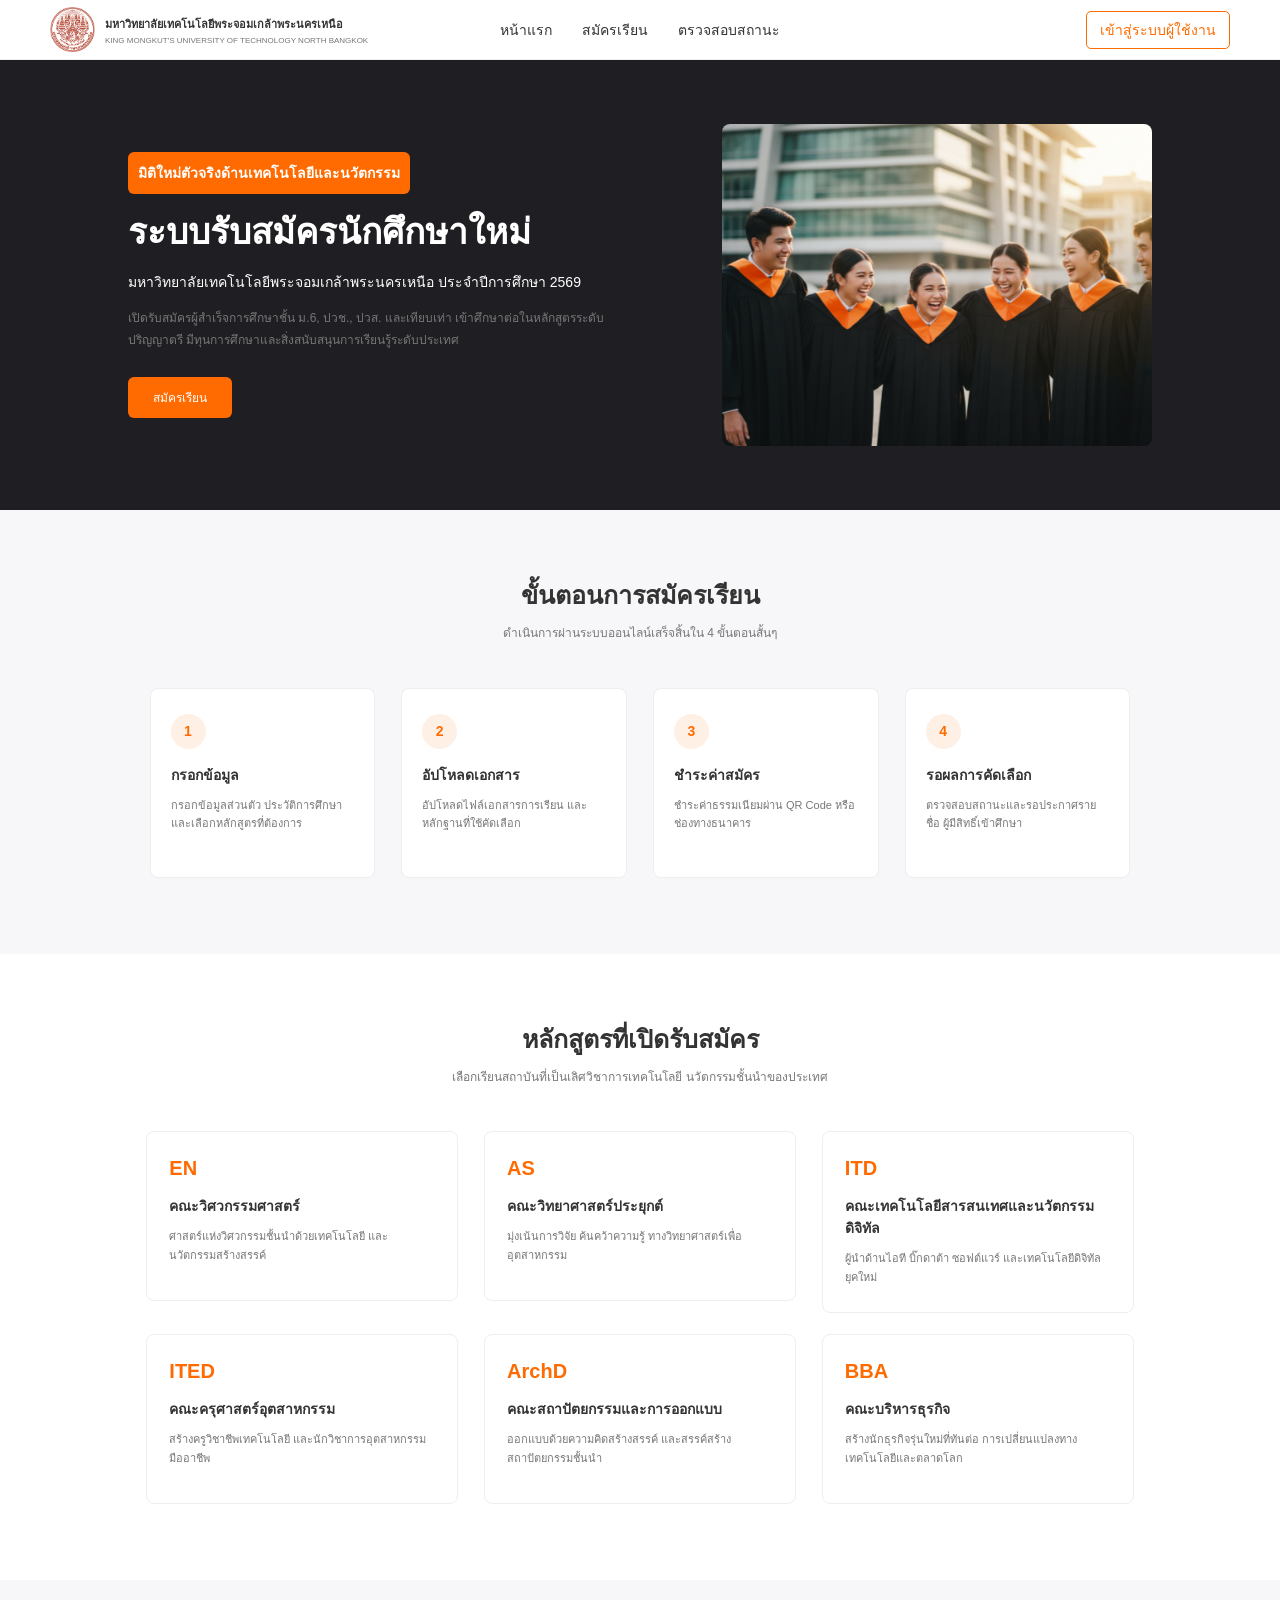
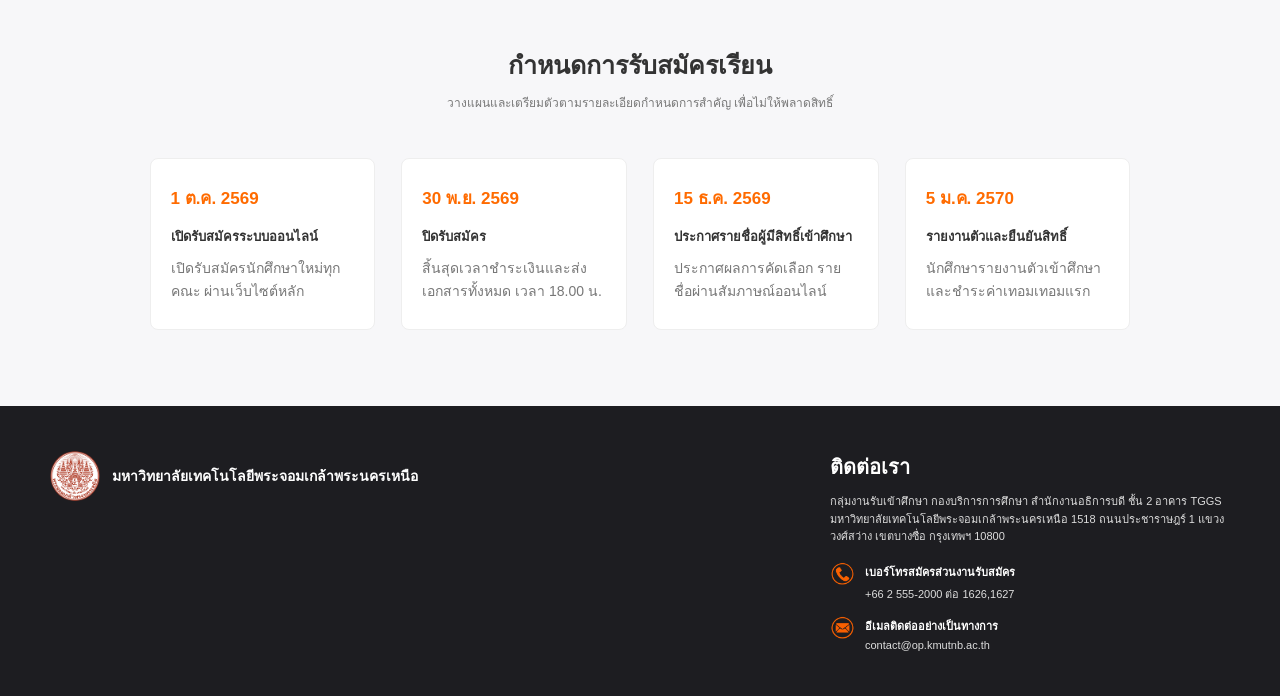
<file: index.html>
<!DOCTYPE html>
<html lang="th">
<head>
    <meta charset="UTF-8">
    <meta name="viewport" content="width=device-width, initial-scale=1.0">
    <title>หน้าแรก</title>
    <link rel="stylesheet" href="css/style.css">
</head>

<body>
<div class="container">

    <div class="header">
        <img src="images/logo.png" alt="Logo">
        <div class="title">
            <h4>มหาวิทยาลัยเทคโนโลยีพระจอมเกล้าพระนครเหนือ</h4>
            <p>KING MONGKUT'S UNIVERSITY OF TECHNOLOGY NORTH BANGKOK</p>
        </div>

        <div class="menu">
            <a href="index.html">หน้าแรก</a>
            <a href="register.html">สมัครเรียน</a>
            <a href="status.html">ตรวจสอบสถานะ</a>
        </div>

        <button class="login">
            เข้าสู่ระบบผู้ใช้งาน
        </button>
    </div>

    <div class="content">
        <div class="boxcon">
            <h3>มิติใหม่ตัวจริงด้านเทคโนโลยีและนวัตกรรม</h3>
            <h1>ระบบรับสมัครนักศึกษาใหม่</h1>
            <h4>
                มหาวิทยาลัยเทคโนโลยีพระจอมเกล้าพระนครเหนือ
                ประจำปีการศึกษา 2569
            </h4>
            <p>
                เปิดรับสมัครผู้สำเร็จการศึกษาชั้น ม.6, ปวช., ปวส.
                และเทียบเท่า เข้าศึกษาต่อในหลักสูตรระดับปริญญาตรี
                มีทุนการศึกษาและสิ่งสนับสนุนการเรียนรู้ระดับประเทศ
            </p>

            <div class="conmenu">
                <a href="register.html" class="apply-button">สมัครเรียน</a>
            </div>
        </div>

        <img src="images/1.png" alt="นักศึกษา">
    </div>

    <div class="content2">
        <h1>ขั้นตอนการสมัครเรียน</h1>
        <p>
            ดำเนินการผ่านระบบออนไลน์เสร็จสิ้นใน 4 ขั้นตอนสั้นๆ
        </p>

        <div class="boxcon2">
            <h2>1</h2>
            <h3>กรอกข้อมูล</h3>
            <p>
                กรอกข้อมูลส่วนตัว ประวัติการศึกษา
                และเลือกหลักสูตรที่ต้องการ
            </p>
        </div>

        <div class="boxcon2">
            <h2>2</h2>
            <h3>อัปโหลดเอกสาร</h3>
            <p>
                อัปโหลดไฟล์เอกสารการเรียน
                และหลักฐานที่ใช้คัดเลือก
            </p>
        </div>

        <div class="boxcon2">
            <h2>3</h2>
            <h3>ชำระค่าสมัคร</h3>
            <p>
                ชำระค่าธรรมเนียมผ่าน QR Code
                หรือช่องทางธนาคาร
            </p>
        </div>

        <div class="boxcon2">
            <h2>4</h2>
            <h3>รอผลการคัดเลือก</h3>
            <p>
                ตรวจสอบสถานะและรอประกาศรายชื่อ
                ผู้มีสิทธิ์เข้าศึกษา
            </p>
        </div>
    </div>

    <div class="content3">
        <h1>หลักสูตรที่เปิดรับสมัคร</h1>
        <p>
            เลือกเรียนสถาบันที่เป็นเลิศวิชาการเทคโนโลยี
            นวัตกรรมชั้นนำของประเทศ
        </p>

        <div class="boxcon3">
            <h2>EN</h2>
            <h3>คณะวิศวกรรมศาสตร์</h3>
            <p>
                ศาสตร์แห่งวิศวกรรมชั้นนำด้วยเทคโนโลยี
                และนวัตกรรมสร้างสรรค์
            </p>
        </div>

        <div class="boxcon3">
            <h2>AS</h2>
            <h3>คณะวิทยาศาสตร์ประยุกต์</h3>
            <p>
                มุ่งเน้นการวิจัย ค้นคว้าความรู้
                ทางวิทยาศาสตร์เพื่ออุตสาหกรรม
            </p>
        </div>

        <div class="boxcon3">
            <h2>ITD</h2>
            <h3>คณะเทคโนโลยีสารสนเทศและนวัตกรรมดิจิทัล</h3>
            <p>
                ผู้นำด้านไอที บิ๊กดาต้า ซอฟต์แวร์
                และเทคโนโลยีดิจิทัลยุคใหม่
            </p>
        </div>

        <div class="boxcon3">
            <h2>ITED</h2>
            <h3>คณะครุศาสตร์อุตสาหกรรม</h3>
            <p>
                สร้างครูวิชาชีพเทคโนโลยี
                และนักวิชาการอุตสาหกรรมมืออาชีพ
            </p>
        </div>

        <div class="boxcon3">
            <h2>ArchD</h2>
            <h3>คณะสถาปัตยกรรมและการออกแบบ</h3>
            <p>
                ออกแบบด้วยความคิดสร้างสรรค์
                และสรรค์สร้างสถาปัตยกรรมชั้นนำ
            </p>
        </div>

        <div class="boxcon3">
            <h2>BBA</h2>
            <h3>คณะบริหารธุรกิจ</h3>
            <p>
                สร้างนักธุรกิจรุ่นใหม่ที่ทันต่อ
                การเปลี่ยนแปลงทางเทคโนโลยีและตลาดโลก
            </p>
        </div>
    </div>

    <div class="content4">
        <h1>กำหนดการรับสมัครเรียน</h1>
        <p>
            วางแผนและเตรียมตัวตามรายละเอียดกำหนดการสำคัญ
            เพื่อไม่ให้พลาดสิทธิ์
        </p>

        <div class="boxcon4">
            <h2>1 ต.ค. 2569</h2>
            <h3>เปิดรับสมัครระบบออนไลน์</h3>
            <p>
                เปิดรับสมัครนักศึกษาใหม่ทุกคณะ
                ผ่านเว็บไซต์หลัก
            </p>
        </div>

        <div class="boxcon4">
            <h2>30 พ.ย. 2569</h2>
            <h3>ปิดรับสมัคร</h3>
            <p>
                สิ้นสุดเวลาชำระเงินและส่งเอกสารทั้งหมด
                เวลา 18.00 น.
            </p>
        </div>

        <div class="boxcon4">
            <h2>15 ธ.ค. 2569</h2>
            <h3>ประกาศรายชื่อผู้มีสิทธิ์เข้าศึกษา</h3>
            <p>
                ประกาศผลการคัดเลือก
                รายชื่อผ่านสัมภาษณ์ออนไลน์
            </p>
        </div>

        <div class="boxcon4">
            <h2>5 ม.ค. 2570</h2>
            <h3>รายงานตัวและยืนยันสิทธิ์</h3>
            <p>
                นักศึกษารายงานตัวเข้าศึกษา
                และชำระค่าเทอมเทอมแรก
            </p>
        </div>
    </div>

    <div class="footer">
        <div class="footer-left">
            <img src="images/logo.png" alt="logo">
            <h2>มหาวิทยาลัยเทคโนโลยีพระจอมเกล้าพระนครเหนือ</h2>
        </div>

        <div class="contact">
            <h1>ติดต่อเรา</h1>
            <p>
                กลุ่มงานรับเข้าศึกษา กองบริการการศึกษา
                สำนักงานอธิการบดี ชั้น 2 อาคาร TGGS
                มหาวิทยาลัยเทคโนโลยีพระจอมเกล้าพระนครเหนือ 1518
                ถนนประชาราษฎร์ 1 แขวงวงศ์สว่าง
                เขตบางซื่อ กรุงเทพฯ 10800
            </p>

            <div class="contact1">
                <img src="images/tel.png" alt="tel">
                <div>
                    <h4>เบอร์โทรสมัครส่วนงานรับสมัคร</h4>
                    <p>+66 2 555-2000 ต่อ 1626,1627</p>
                </div>
            </div>

            <div class="contact1">
                <img src="images/email.png" alt="email">
                <div>
                    <h4>อีเมลติดต่ออย่างเป็นทางการ</h4>
                    <p>contact@op.kmutnb.ac.th</p>
                </div>
            </div>
        </div>
    </div>
</div>

</body>
</html>
</file>
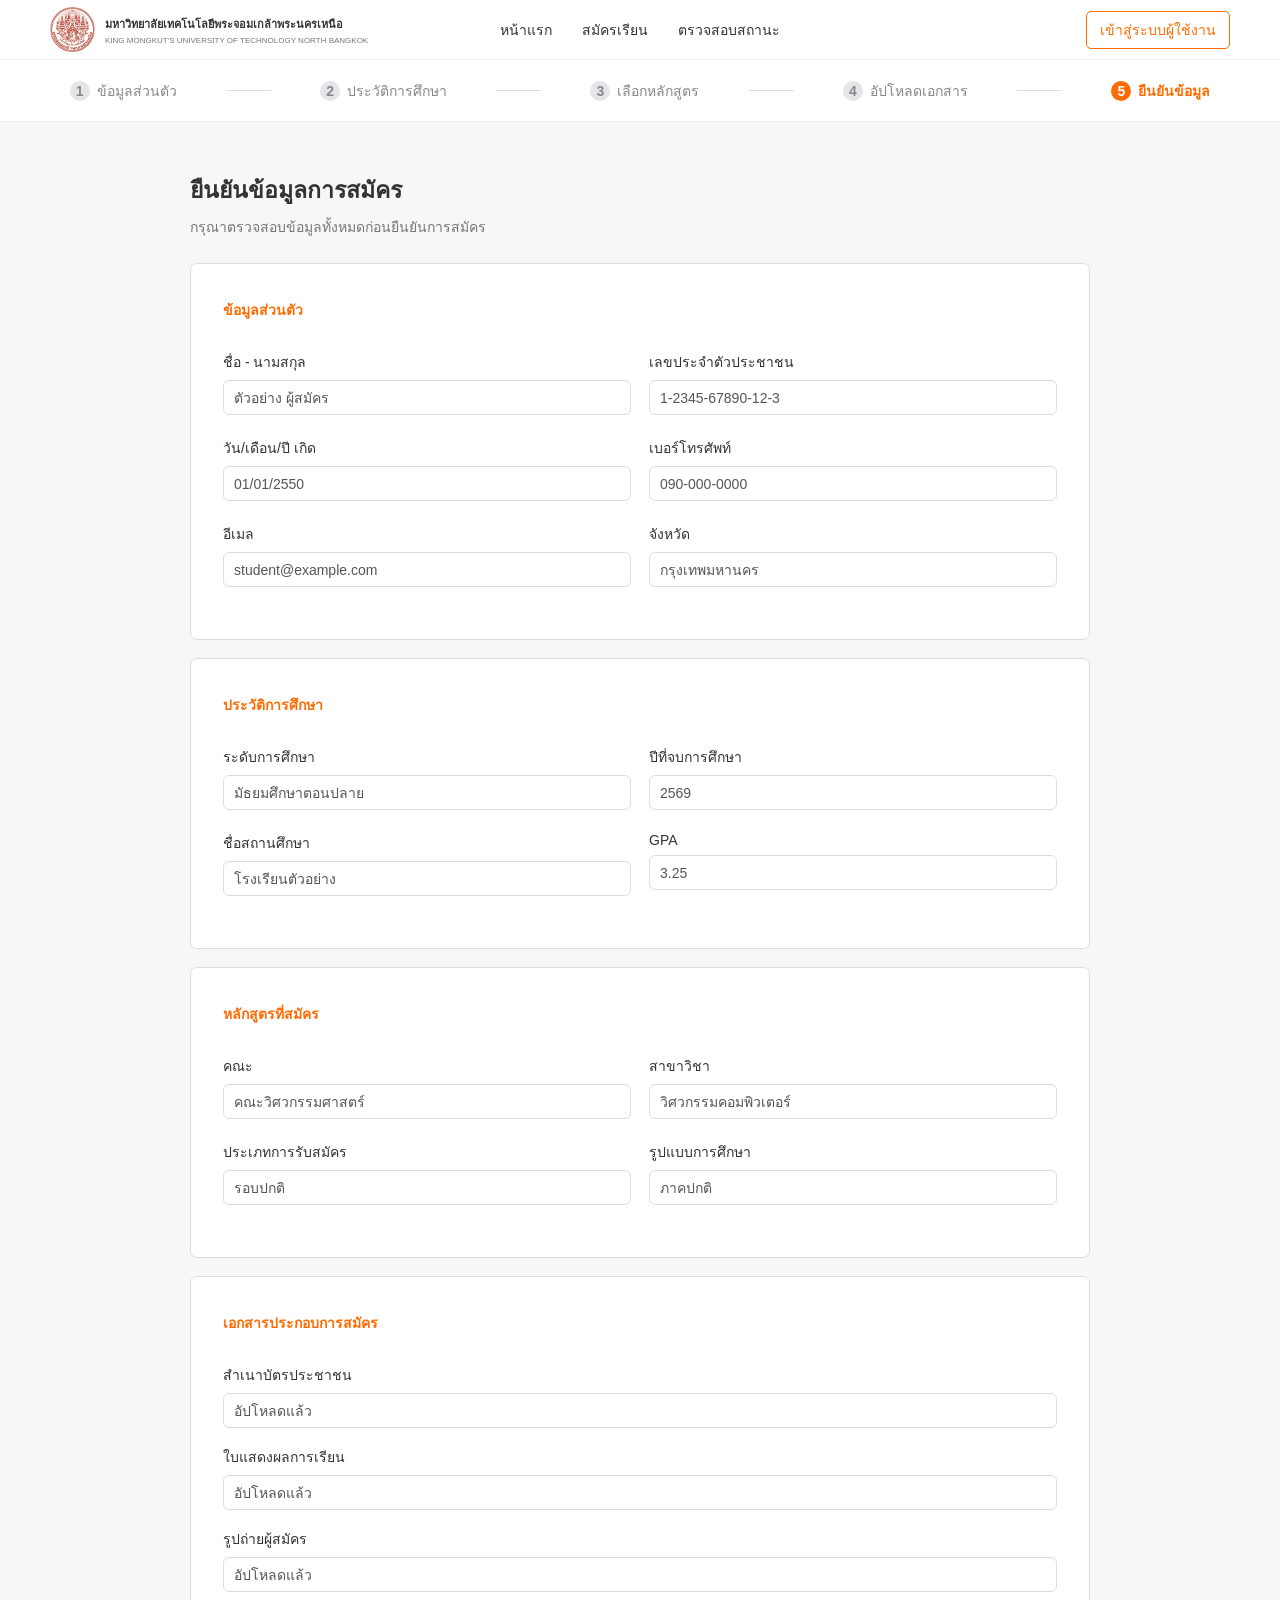
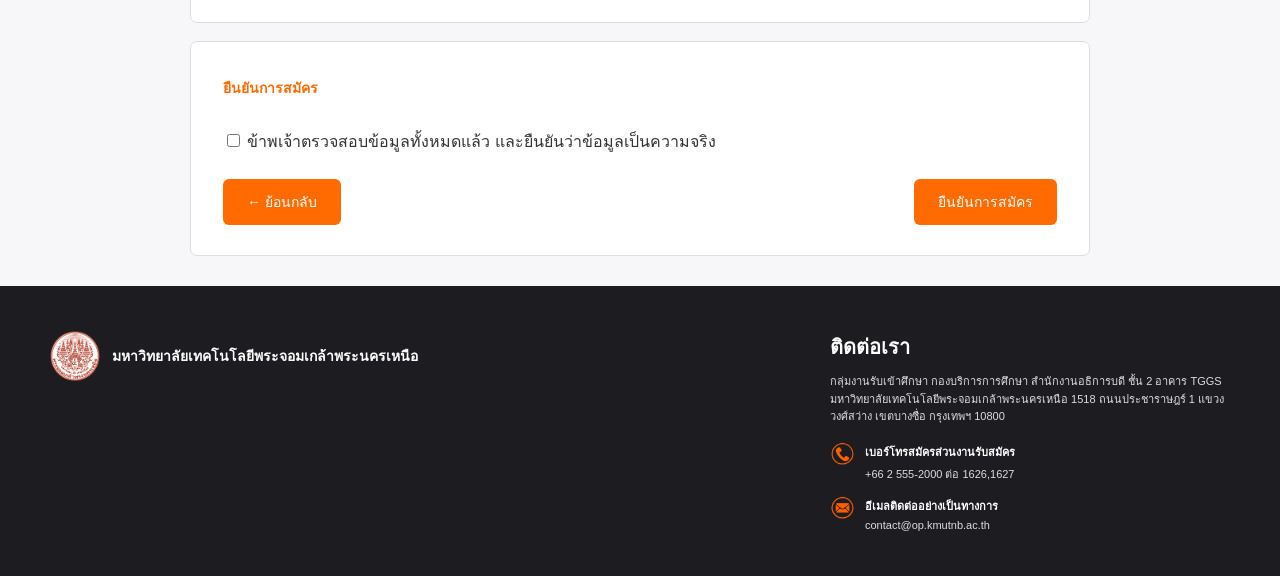
<file: confirm.html>
<!DOCTYPE html>
<html lang="th">
<head>
    <meta charset="UTF-8">
    <meta name="viewport" content="width=device-width, initial-scale=1.0">
    <title>สมัครเรียนยืนยันข้อมูล</title>
    <link rel="stylesheet" href="css/style.css">
</head>

<body>
<div class="container">

    <div class="header">
        <img src="images/logo.png" alt="Logo">
        <div class="title">
            <h4>มหาวิทยาลัยเทคโนโลยีพระจอมเกล้าพระนครเหนือ</h4>
            <p>KING MONGKUT'S UNIVERSITY OF TECHNOLOGY NORTH BANGKOK</p>
        </div>

        <div class="menu">
            <a href="index.html">หน้าแรก</a>
            <a href="register.html">สมัครเรียน</a>
            <a href="status.html">ตรวจสอบสถานะ</a>
        </div>

        <button class="login">
            เข้าสู่ระบบผู้ใช้งาน
        </button>
    </div>

    <div class="steps">
        <div class="step">
            <span>1</span>
            ข้อมูลส่วนตัว
        </div>

        <div class="line"></div>
        <div class="step">
            <span>2</span>
            ประวัติการศึกษา
        </div>

        <div class="line"></div>
        <div class="step">
            <span>3</span>
            เลือกหลักสูตร
        </div>

        <div class="line"></div>
        <div class="step">
            <span>4</span>
            อัปโหลดเอกสาร
        </div>

        <div class="line"></div>
        <div class="step active">
            <span>5</span>
            ยืนยันข้อมูล
        </div>
    </div>

    <div class="register">
        <h1>ยืนยันข้อมูลการสมัคร</h1>
        <p>กรุณาตรวจสอบข้อมูลทั้งหมดก่อนยืนยันการสมัคร</p>
        <div class="form">
            <h2>ข้อมูลส่วนตัว</h2>
            <div class="row">
                <div class="field">
                    <label>
                        ชื่อ - นามสกุล
                    </label>
                    <input type="text" value="ตัวอย่าง ผู้สมัคร" readonly>
                </div>

                <div class="field">
                    <label>
                        เลขประจำตัวประชาชน
                    </label>
                    <input type="text" value="1-2345-67890-12-3" readonly>
                </div>
            </div>

            <div class="row">
                <div class="field">
                    <label>
                        วัน/เดือน/ปี เกิด
                    </label>
                    <input type="text" value="01/01/2550" readonly>
                </div>

                <div class="field">
                    <label>
                        เบอร์โทรศัพท์
                    </label>
                    <input type="text" value="090-000-0000" readonly>
                </div>
            </div>

            <div class="row">
                <div class="field">
                    <label>
                        อีเมล
                    </label>
                    <input type="text" value="student@example.com" readonly>
                </div>

                <div class="field">
                    <label>
                        จังหวัด
                    </label>
                    <input type="text" value="กรุงเทพมหานคร" readonly>
                </div>
            </div>
        </div><br>

        <div class="form">
            <h2>ประวัติการศึกษา</h2>
            <div class="row">
                <div class="field">
                    <label>
                        ระดับการศึกษา
                    </label>
                    <input type="text" value="มัธยมศึกษาตอนปลาย" readonly>
                </div>

                <div class="field">
                    <label>
                        ปีที่จบการศึกษา
                    </label>
                    <input type="text" value="2569" readonly>
                </div>
            </div>

            <div class="row">
                <div class="field">
                    <label>
                        ชื่อสถานศึกษา
                    </label>
                    <input type="text" value="โรงเรียนตัวอย่าง" readonly>
                </div>

                <div class="field">
                    <label>
                        GPA
                    </label>
                    <input type="text" value="3.25" readonly>
                </div>
            </div>
        </div><br>

        <div class="form">
            <h2>หลักสูตรที่สมัคร</h2>
            <div class="row">
                <div class="field">
                    <label>
                        คณะ
                    </label>
                    <input type="text" value="คณะวิศวกรรมศาสตร์" readonly>
                </div>

                <div class="field">
                    <label>
                        สาขาวิชา
                    </label>
                    <input type="text" value="วิศวกรรมคอมพิวเตอร์" readonly>
                </div>
            </div>

            <div class="row">
                <div class="field">
                    <label>
                        ประเภทการรับสมัคร
                    </label>
                    <input type="text" value="รอบปกติ" readonly>
                </div>

                <div class="field">
                    <label>
                        รูปแบบการศึกษา
                    </label>
                    <input type="text" value="ภาคปกติ" readonly>
                </div>
            </div>
        </div><br>

        <div class="form">
            <h2>เอกสารประกอบการสมัคร</h2>
            <div class="field">
                <label>
                    สำเนาบัตรประชาชน
                </label>
                <input type="text" value="อัปโหลดแล้ว" readonly>
            </div><br>

            <div class="field">
                <label>
                    ใบแสดงผลการเรียน
                </label>
                <input type="text" value="อัปโหลดแล้ว" readonly>
            </div><br>

            <div class="field">
                <label>
                    รูปถ่ายผู้สมัคร
                </label>
                <input type="text" value="อัปโหลดแล้ว" readonly>
            </div>
        </div><br>

        <div class="form">
            <h2>ยืนยันการสมัคร</h2>
            <form action="status.html">
                <label>
                    <input type="checkbox" required>
                    ข้าพเจ้าตรวจสอบข้อมูลทั้งหมดแล้ว
                    และยืนยันว่าข้อมูลเป็นความจริง
                </label>

                <div class="button2">
                        <a href="document.html" class="backbutton"> ← ย้อนกลับ </a>
                        <button type="submit" a href="status.html" class="nextbutton">ยืนยันการสมัคร </button>
                </div>
            </form>
        </div>
    </div>

    <div class="footer">
        <div class="footer-left">
            <img src="images/logo.png" alt="logo">
            <h2>มหาวิทยาลัยเทคโนโลยีพระจอมเกล้าพระนครเหนือ</h2>
        </div>

        <div class="contact">
            <h1>ติดต่อเรา</h1>
            <p>
                กลุ่มงานรับเข้าศึกษา กองบริการการศึกษา
                สำนักงานอธิการบดี ชั้น 2 อาคาร TGGS
                มหาวิทยาลัยเทคโนโลยีพระจอมเกล้าพระนครเหนือ 1518
                ถนนประชาราษฎร์ 1 แขวงวงศ์สว่าง
                เขตบางซื่อ กรุงเทพฯ 10800
            </p>

            <div class="contact1">
                <img src="images/tel.png" alt="tel">
                <div>
                    <h4>เบอร์โทรสมัครส่วนงานรับสมัคร</h4>
                    <p>+66 2 555-2000 ต่อ 1626,1627</p>
                </div>
            </div>

            <div class="contact1">
                <img src="images/email.png" alt="email">
                <div>
                    <h4>อีเมลติดต่ออย่างเป็นทางการ</h4>
                    <p>contact@op.kmutnb.ac.th</p>
                </div>
            </div>
        </div>
    </div>
</div>

</body>
</html>
</file>
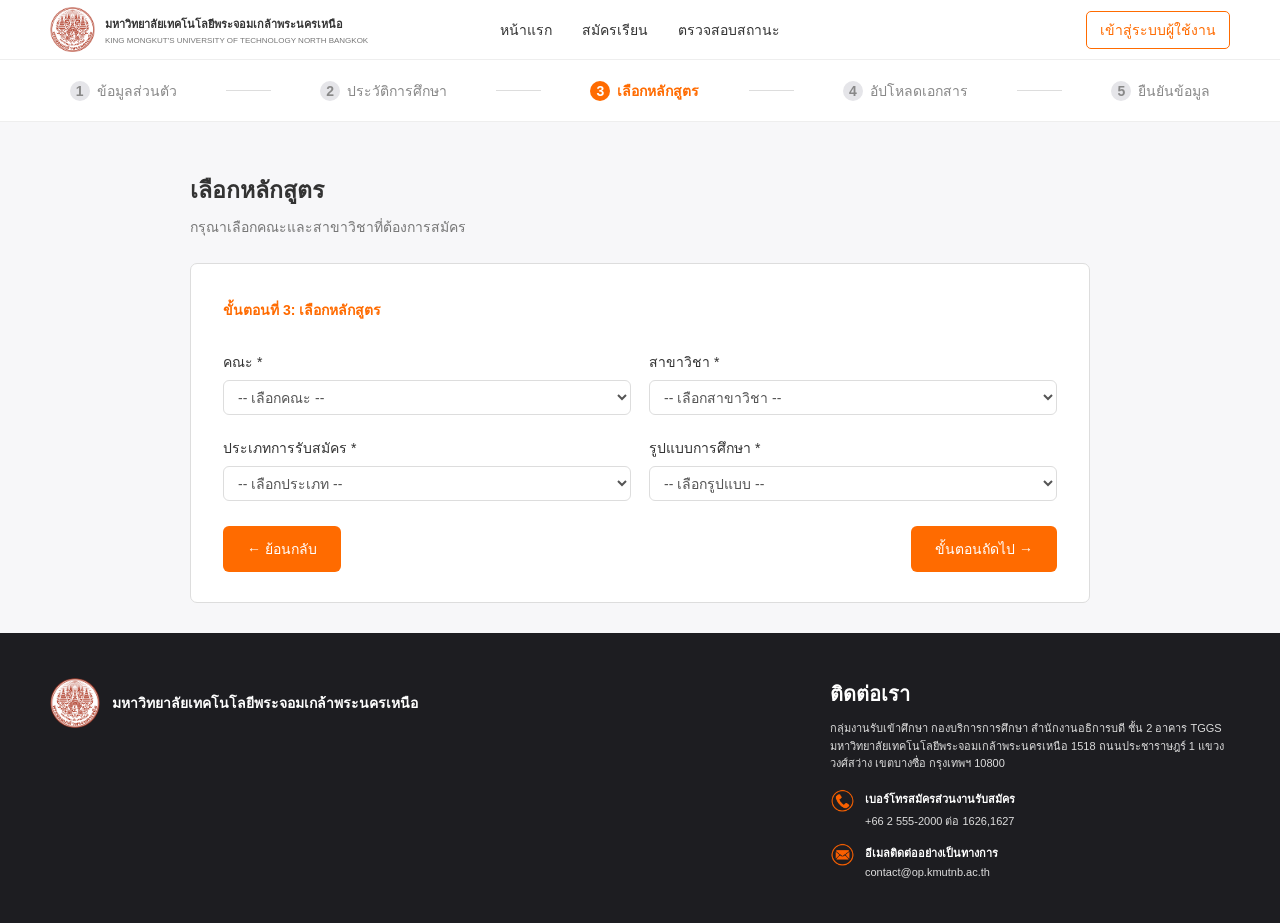
<file: course.html>
<!DOCTYPE html>
<html lang="th">

<head>
    <meta charset="UTF-8">
    <meta name="viewport" content="width=device-width, initial-scale=1.0">
    <title>สมัครเรียนเลือกหลักสูตร</title>
    <link rel="stylesheet" href="css/style.css">
</head>

<body>
<div class="container">
    <div class="header">
        <img src="images/logo.png" alt="Logo">

        <div class="title">
            <h4>มหาวิทยาลัยเทคโนโลยีพระจอมเกล้าพระนครเหนือ</h4>
            <p>KING MONGKUT'S UNIVERSITY OF TECHNOLOGY NORTH BANGKOK</p>
        </div>

        <div class="menu">
            <a href="index.html">หน้าแรก</a>
            <a href="register.html">สมัครเรียน</a>
            <a href="status.html">ตรวจสอบสถานะ</a>
        </div>

        <button class="login">
            เข้าสู่ระบบผู้ใช้งาน
        </button>
    </div>

    <div class="steps">
        <div class="step">
            <span>1</span>
            ข้อมูลส่วนตัว
        </div>

        <div class="line"></div>
        <div class="step">
            <span>2</span>
            ประวัติการศึกษา
        </div>

        <div class="line"></div>
        <div class="step active">
            <span>3</span>
            เลือกหลักสูตร
        </div>

        <div class="line"></div>
        <div class="step">
            <span>4</span>
            อัปโหลดเอกสาร
        </div>

        <div class="line"></div>
        <div class="step">
            <span>5</span>
            ยืนยันข้อมูล
        </div>
    </div>

    <div class="register">
        <h1>เลือกหลักสูตร</h1>
        <p>กรุณาเลือกคณะและสาขาวิชาที่ต้องการสมัคร</p>

        <div class="form">
            <h2>ขั้นตอนที่ 3: เลือกหลักสูตร</h2>
            <div class="row">
                <div class="field">
                    <label>คณะ *</label>
                    <select>
                        <option>-- เลือกคณะ --</option>
                        <option>
                            คณะวิศวกรรมศาสตร์
                        </option>
                        <option>
                            คณะวิทยาศาสตร์ประยุกต์
                        </option>
                        <option>
                            คณะเทคโนโลยีสารสนเทศและนวัตกรรมดิจิทัล
                        </option>
                        <option>
                            คณะครุศาสตร์อุตสาหกรรม
                        </option>
                        <option>
                            คณะสถาปัตยกรรมและการออกแบบ
                        </option>
                        <option>
                            คณะบริหารธุรกิจ
                        </option>
                    </select>
                </div>

                <div class="field">
                    <label>สาขาวิชา *</label>
                    <select>
                        <option>-- เลือกสาขาวิชา --</option>
                        <option>วิศวกรรมคอมพิวเตอร์</option>
                        <option>วิศวกรรมไฟฟ้า</option>
                        <option>วิทยาการคอมพิวเตอร์</option>
                        <option>เทคโนโลยีสารสนเทศ</option>
                        <option>บริหารธุรกิจ</option>
                    </select>
                </div>
            </div>

            <div class="row">
                <div class="field">
                    <label>ประเภทการรับสมัคร *</label>
                    <select>
                        <option>-- เลือกประเภท --</option>
                        <option>รอบปกติ</option>
                        <option>รอบพิเศษ</option>
                    </select>
                </div>

                <div class="field">
                    <label>รูปแบบการศึกษา *</label>
                    <select>
                        <option>-- เลือกรูปแบบ --</option>
                        <option>ภาคปกติ</option>
                        <option>ภาคพิเศษ</option>
                    </select>
                </div>
            </div>

            <div class="button2">
                    <a href="education.html" class="backbutton"> ← ย้อนกลับ </a>
                    <a href="document.html" class="nextbutton">ขั้นตอนถัดไป → </a>
            </div>
        </div>
    </div>

    <div class="footer">
        <div class="footer-left">
            <img src="images/logo.png" alt="logo">
            <h2>มหาวิทยาลัยเทคโนโลยีพระจอมเกล้าพระนครเหนือ</h2>
        </div>

        <div class="contact">
            <h1>ติดต่อเรา</h1>
            <p>
                กลุ่มงานรับเข้าศึกษา กองบริการการศึกษา
                สำนักงานอธิการบดี ชั้น 2 อาคาร TGGS
                มหาวิทยาลัยเทคโนโลยีพระจอมเกล้าพระนครเหนือ 1518
                ถนนประชาราษฎร์ 1 แขวงวงศ์สว่าง
                เขตบางซื่อ กรุงเทพฯ 10800
            </p>

            <div class="contact1">
                <img src="images/tel.png" alt="tel">
                <div>
                    <h4>เบอร์โทรสมัครส่วนงานรับสมัคร</h4>
                    <p>+66 2 555-2000 ต่อ 1626,1627</p>
                </div>
            </div>

            <div class="contact1">
                <img src="images/email.png" alt="email">
                <div>
                    <h4>อีเมลติดต่ออย่างเป็นทางการ</h4>
                    <p>contact@op.kmutnb.ac.th</p>
                </div>
            </div>
        </div>
    </div>
</div>

</body>
</html>
</file>
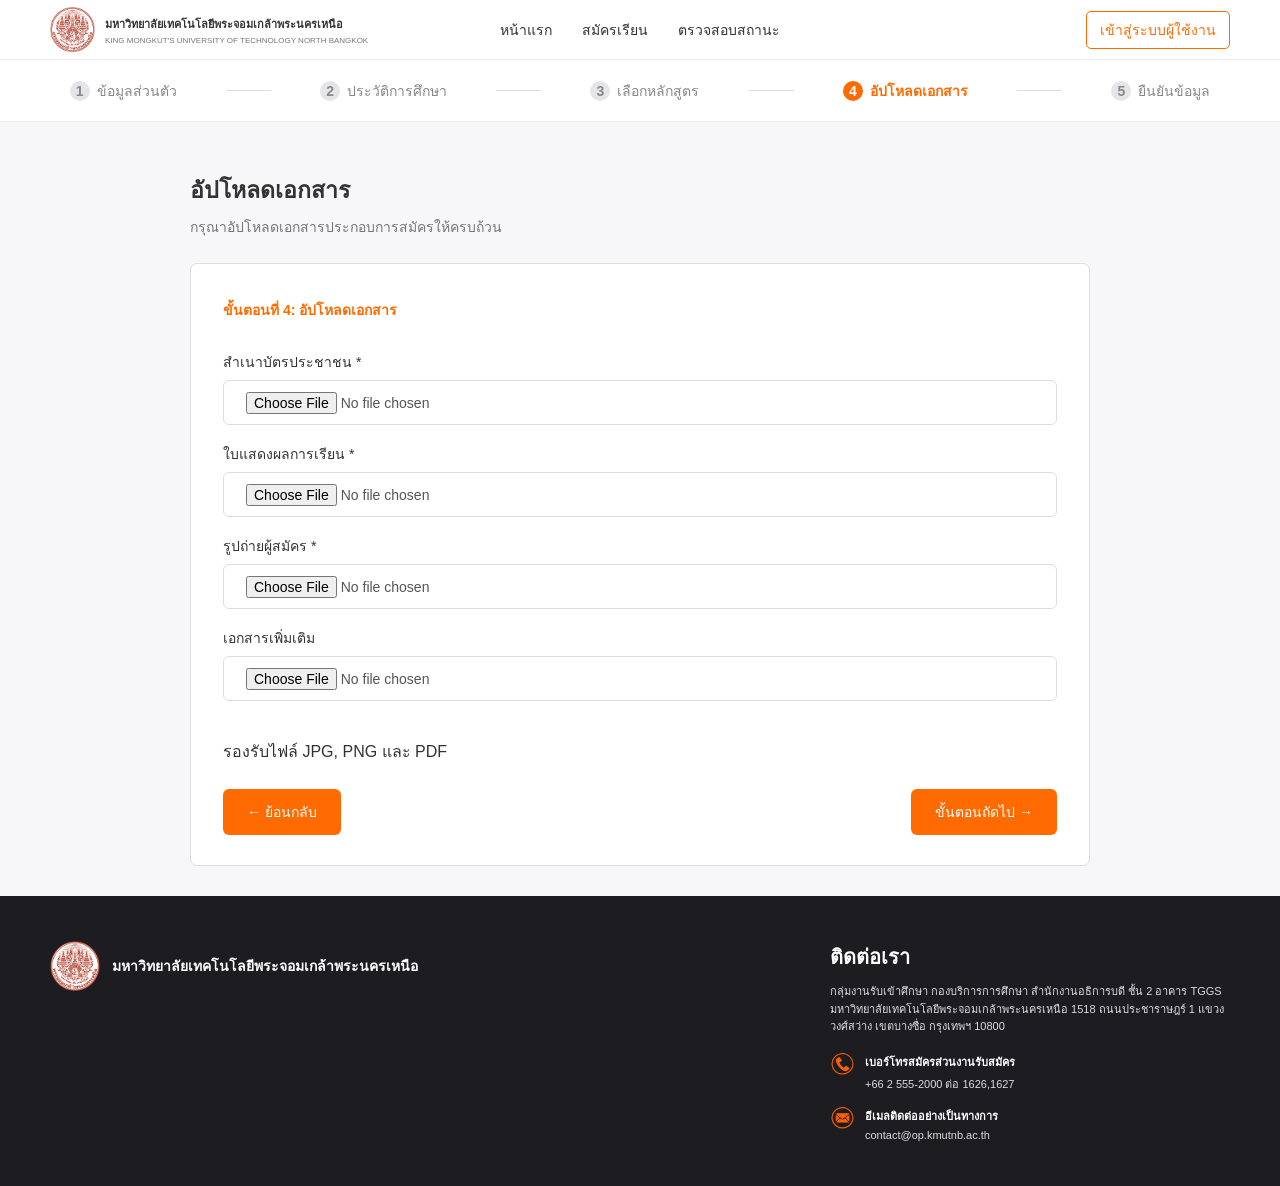
<file: document.html>
<!DOCTYPE html>
<html lang="th">

<head>
    <meta charset="UTF-8">
    <meta name="viewport" content="width=device-width, initial-scale=1.0">
    <title>สมัครเรียนแนบเอกสาร</title>
    <link rel="stylesheet" href="css/style.css">
</head>

<body>
<div class="container">
    <div class="header">
        <img src="images/logo.png" alt="Logo">

        <div class="title">
            <h4>มหาวิทยาลัยเทคโนโลยีพระจอมเกล้าพระนครเหนือ</h4>
            <p>KING MONGKUT'S UNIVERSITY OF TECHNOLOGY NORTH BANGKOK</p>
        </div>

        <div class="menu">
            <a href="index.html">หน้าแรก</a>
            <a href="register.html">สมัครเรียน</a>
            <a href="status.html">ตรวจสอบสถานะ</a>
        </div>

        <button class="login">
            เข้าสู่ระบบผู้ใช้งาน
        </button>
    </div>

    <div class="steps">
        <div class="step">
            <span>1</span>
            ข้อมูลส่วนตัว
        </div>

        <div class="line"></div>
        <div class="step">
            <span>2</span>
            ประวัติการศึกษา
        </div>

        <div class="line"></div>
        <div class="step">
            <span>3</span>
            เลือกหลักสูตร
        </div>

        <div class="line"></div>
        <div class="step active">
            <span>4</span>
            อัปโหลดเอกสาร
        </div>

        <div class="line"></div>
        <div class="step">
            <span>5</span>
            ยืนยันข้อมูล
        </div>
    </div>

    <div class="register">
        <h1>อัปโหลดเอกสาร</h1>
        <p>กรุณาอัปโหลดเอกสารประกอบการสมัครให้ครบถ้วน</p>
        <div class="form">
            <h2>ขั้นตอนที่ 4: อัปโหลดเอกสาร</h2>
            <div class="field">
                <label>
                    สำเนาบัตรประชาชน *
                </label>
                <div class="file-box">
                    <input
                        type="file"
                        accept=".jpg,.jpeg,.png,.pdf">
                </div>
            </div><br>

            <div class="field">
                <label>
                    ใบแสดงผลการเรียน *
                </label>
                <div class="file-box">
                    <input
                        type="file"
                        accept=".jpg,.jpeg,.png,.pdf">
                </div>
            </div><br>

            <div class="field">
                <label>
                    รูปถ่ายผู้สมัคร *
                </label>
                <div class="file-box">
                    <input
                        type="file"
                        accept=".jpg,.jpeg,.png">
                </div>
            </div><br>

            <div class="field">
                <label>
                    เอกสารเพิ่มเติม
                </label>
                <div class="file-box">
                    <input
                        type="file"
                        accept=".jpg,.jpeg,.png,.pdf">
                </div>
            </div><br>
            <p style="margin-top: 20px;">รองรับไฟล์ JPG, PNG และ PDF</p>

            <div class="button2">
                    <a href="course.html" class="backbutton"> ← ย้อนกลับ </a>
                    <a href="confirm.html" class="nextbutton">ขั้นตอนถัดไป → </a>
            </div>
        </div>
    </div>

    <div class="footer">
        <div class="footer-left">
            <img src="images/logo.png" alt="logo">
            <h2>มหาวิทยาลัยเทคโนโลยีพระจอมเกล้าพระนครเหนือ</h2>
        </div>

        <div class="contact">
            <h1>ติดต่อเรา</h1>
            <p>
                กลุ่มงานรับเข้าศึกษา กองบริการการศึกษา
                สำนักงานอธิการบดี ชั้น 2 อาคาร TGGS
                มหาวิทยาลัยเทคโนโลยีพระจอมเกล้าพระนครเหนือ 1518
                ถนนประชาราษฎร์ 1 แขวงวงศ์สว่าง
                เขตบางซื่อ กรุงเทพฯ 10800
            </p>

            <div class="contact1">
                <img src="images/tel.png" alt="tel">
                <div>
                    <h4>เบอร์โทรสมัครส่วนงานรับสมัคร</h4>
                    <p>+66 2 555-2000 ต่อ 1626,1627</p>
                </div>
            </div>

            <div class="contact1">
                <img src="images/email.png" alt="email">
                <div>
                    <h4>อีเมลติดต่ออย่างเป็นทางการ</h4>
                    <p>contact@op.kmutnb.ac.th</p>
                </div>
            </div>
        </div>
    </div>
</div>

</body>
</html>
</file>
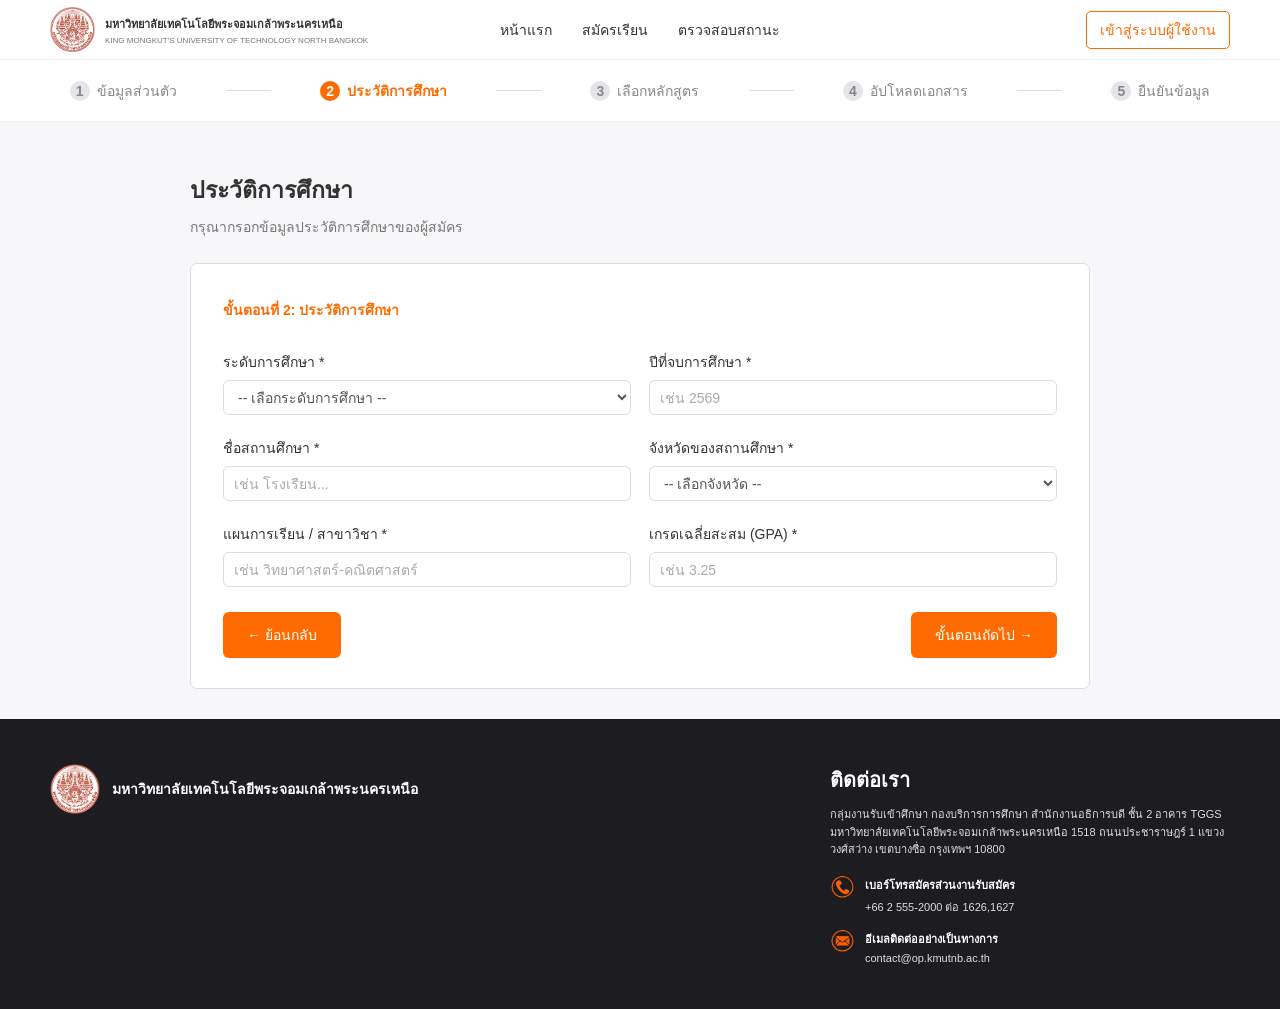
<file: education.html>
<!DOCTYPE html>
<html lang="th">

<head>
    <meta charset="UTF-8">
    <meta name="viewport" content="width=device-width, initial-scale=1.0">
    <title>สมัครเรียนประวัติการศึกษา</title>
    <link rel="stylesheet" href="css/style.css">
</head>

<body>
<div class="container">

    <div class="header">
        <img src="images/logo.png" alt="Logo">
        <div class="title">
            <h4>มหาวิทยาลัยเทคโนโลยีพระจอมเกล้าพระนครเหนือ</h4>
            <p>KING MONGKUT'S UNIVERSITY OF TECHNOLOGY NORTH BANGKOK</p>
        </div>

        <div class="menu">
            <a href="index.html">หน้าแรก</a>
            <a href="register.html">สมัครเรียน</a>
            <a href="status.html">ตรวจสอบสถานะ</a>
        </div>

        <button class="login">
            เข้าสู่ระบบผู้ใช้งาน
        </button>
    </div>

    <div class="steps">
        <div class="step">
            <span>1</span>
            ข้อมูลส่วนตัว
        </div>

        <div class="line"></div>
        <div class="step active">
            <span>2</span>
            ประวัติการศึกษา
        </div>

        <div class="line"></div>
        <div class="step">
            <span>3</span>
            เลือกหลักสูตร
        </div>

        <div class="line"></div>
        <div class="step">
            <span>4</span>
            อัปโหลดเอกสาร
        </div>

        <div class="line"></div>
        <div class="step">
            <span>5</span>
            ยืนยันข้อมูล
        </div>
    </div>

    <div class="register">
        <h1>ประวัติการศึกษา</h1>
        <p>กรุณากรอกข้อมูลประวัติการศึกษาของผู้สมัคร</p>

        <div class="form">
            <h2>ขั้นตอนที่ 2: ประวัติการศึกษา</h2>

            <div class="row">
                <div class="field">
                    <label>
                        ระดับการศึกษา *
                    </label>
                    <select>
                        <option>
                            -- เลือกระดับการศึกษา --
                        </option>
                        <option>
                            มัธยมศึกษาตอนปลาย
                        </option>
                        <option>
                            ประกาศนียบัตรวิชาชีพ (ปวช.)
                        </option>
                        <option>
                            ประกาศนียบัตรวิชาชีพชั้นสูง (ปวส.)
                        </option>
                        <option>
                            เทียบเท่า
                        </option>
                    </select>
                </div>

                <div class="field">
                    <label>
                        ปีที่จบการศึกษา *
                    </label>
                    <input
                        type="text"
                        placeholder="เช่น 2569">
                </div>
            </div>

            <div class="row">
                <div class="field">
                    <label>
                        ชื่อสถานศึกษา *
                    </label>
                    <input
                        type="text"
                        placeholder="เช่น โรงเรียน...">
                </div>

                <div class="field">
                    <label>
                        จังหวัดของสถานศึกษา *
                    </label>
                    <select>
                        <option>
                            -- เลือกจังหวัด --
                        </option>
                        <option>
                            กรุงเทพมหานคร
                        </option>
                        <option>
                            นนทบุรี
                        </option>
                        <option>
                            ปทุมธานี
                        </option>
                        <option>
                            เชียงใหม่
                        </option>
                        <option>
                            ขอนแก่น
                        </option>
                    </select>
                </div>
            </div>

            <div class="row">
                <div class="field">
                    <label>
                        แผนการเรียน / สาขาวิชา *
                    </label>
                    <input
                        type="text"
                        placeholder="เช่น วิทยาศาสตร์-คณิตศาสตร์">
                </div>

                <div class="field">
                    <label>
                        เกรดเฉลี่ยสะสม (GPA) *
                    </label>
                    <input
                        type="text"
                        placeholder="เช่น 3.25">
                </div>
            </div>

            <div class="button2">
                    <a href="register.html" class="backbutton"> ← ย้อนกลับ </a>
                    <a href="course.html" class="nextbutton">ขั้นตอนถัดไป → </a>
            </div>
        </div>
    </div>

    <div class="footer">
        <div class="footer-left">
            <img src="images/logo.png" alt="logo">
            <h2>มหาวิทยาลัยเทคโนโลยีพระจอมเกล้าพระนครเหนือ</h2>
        </div>

        <div class="contact">
            <h1>ติดต่อเรา</h1>
            <p>
                กลุ่มงานรับเข้าศึกษา กองบริการการศึกษา
                สำนักงานอธิการบดี ชั้น 2 อาคาร TGGS
                มหาวิทยาลัยเทคโนโลยีพระจอมเกล้าพระนครเหนือ 1518
                ถนนประชาราษฎร์ 1 แขวงวงศ์สว่าง
                เขตบางซื่อ กรุงเทพฯ 10800
            </p>

            <div class="contact1">
                <img src="images/tel.png" alt="tel">
                <div>
                    <h4>เบอร์โทรสมัครส่วนงานรับสมัคร</h4>
                    <p>+66 2 555-2000 ต่อ 1626,1627</p>
                </div>
            </div>

            <div class="contact1">
                <img src="images/email.png" alt="email">
                <div>
                    <h4>อีเมลติดต่ออย่างเป็นทางการ</h4>
                    <p>contact@op.kmutnb.ac.th</p>
                </div>
            </div>
        </div>
    </div>
</div>

</body>
</html>
</file>
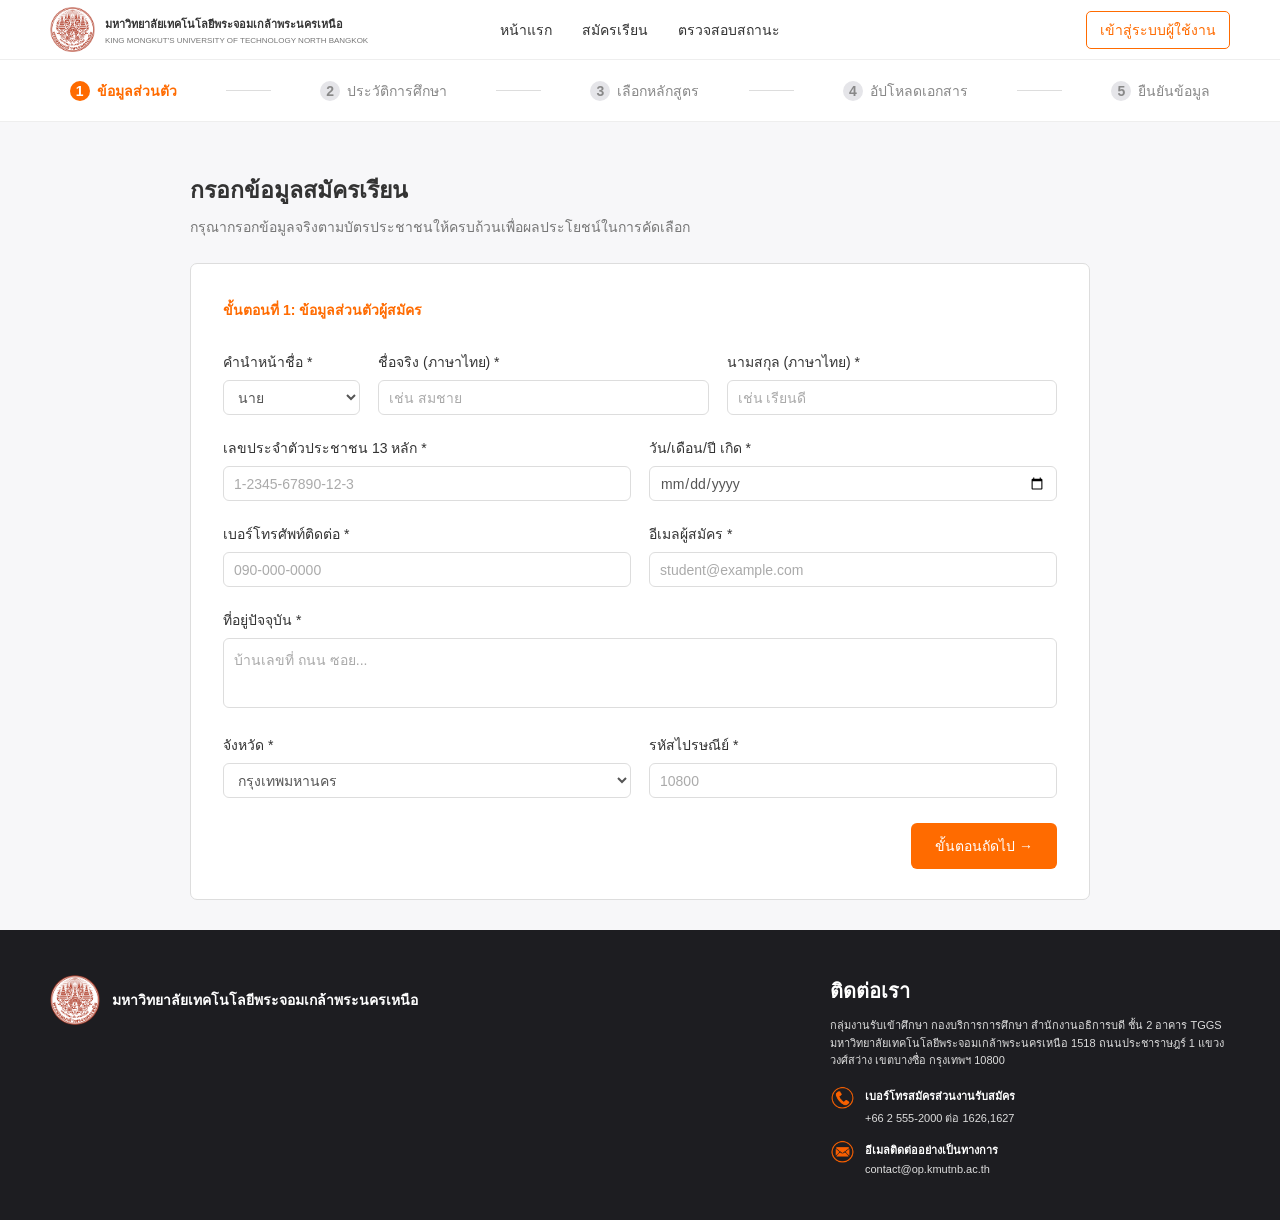
<file: register.html>
<!DOCTYPE html>
<html lang="th">
<head>
    <meta charset="UTF-8">
    <meta name="viewport" content="width=device-width, initial-scale=1.0">
    <title>สมัครเรียนข้อมูลส่วนตัว</title>
    <link rel="stylesheet" href="css/style.css">
</head>

<body>
<div class="container">

    <div class="header">
        <img src="images/logo.png" alt="Logo">
        <div class="title">
            <h4>มหาวิทยาลัยเทคโนโลยีพระจอมเกล้าพระนครเหนือ</h4>
            <p>KING MONGKUT'S UNIVERSITY OF TECHNOLOGY NORTH BANGKOK</p>
        </div>

        <div class="menu">
            <a href="index.html">หน้าแรก</a>
            <a href="register.html">สมัครเรียน</a>
            <a href="status.html">ตรวจสอบสถานะ</a>
        </div>

        <button class="login">
            เข้าสู่ระบบผู้ใช้งาน
        </button>
    </div>

    <div class="steps">
        <div class="step active">
            <span>1</span>
            ข้อมูลส่วนตัว
        </div>
        <div class="line"></div>
        <div class="step">
            <span>2</span>
            ประวัติการศึกษา
        </div>
        <div class="line"></div>
        <div class="step">
            <span>3</span>
            เลือกหลักสูตร
        </div>
        <div class="line"></div>
        <div class="step">
            <span>4</span>
            อัปโหลดเอกสาร
        </div>
        <div class="line"></div>
        <div class="step">
            <span>5</span>
            ยืนยันข้อมูล
        </div>
    </div>

    <div class="register">
        <h1>กรอกข้อมูลสมัครเรียน</h1>
        <p>
            กรุณากรอกข้อมูลจริงตามบัตรประชาชนให้ครบถ้วนเพื่อผลประโยชน์ในการคัดเลือก
        </p>

        <div class="form">
            <h2>ขั้นตอนที่ 1: ข้อมูลส่วนตัวผู้สมัคร</h2>
            <div class="row first">
                <div class="field">
                    <label>คำนำหน้าชื่อ *</label>

                    <select>
                        <option>นาย</option>
                        <option>นาง</option>
                        <option>นางสาว</option>
                    </select>
                </div>

                <div class="field">
                    <label>ชื่อจริง (ภาษาไทย) *</label>
                    <input type="text" placeholder="เช่น สมชาย">
                </div>

                <div class="field">
                    <label>นามสกุล (ภาษาไทย) *</label>
                    <input type="text" placeholder="เช่น เรียนดี">
                </div>
            </div>

            <div class="row">
                <div class="field">
                    <label>เลขประจำตัวประชาชน 13 หลัก *</label>

                    <input type="text" placeholder="1-2345-67890-12-3" maxlength="17">
                </div>

                <div class="field">
                    <label>วัน/เดือน/ปี เกิด *</label>
                    <input type="date">
                </div>
            </div>

            <div class="row">
                <div class="field">
                    <label>เบอร์โทรศัพท์ติดต่อ *</label>
                    <input type="tel" placeholder="090-000-0000">
                </div>

                <div class="field">
                    <label>อีเมลผู้สมัคร *</label>
                    <input type="email" placeholder="student@example.com">
                </div>
            </div>

            <div class="field address">
                <label>ที่อยู่ปัจจุบัน *</label>
                <textarea placeholder="บ้านเลขที่ ถนน ซอย..."></textarea>
            </div>

            <div class="row">
                <div class="field">
                    <label>จังหวัด *</label>
                    <select>
                        <option>กรุงเทพมหานคร</option>
                        <option>นนทบุรี</option>
                        <option>ปทุมธานี</option>
                        <option>เชียงใหม่</option>
                        <option>ขอนแก่น</option>
                    </select>
                </div>

                <div class="field">
                    <label>รหัสไปรษณีย์ *</label>
                    <input type="text" placeholder="10800" maxlength="5">
                </div>
            </div>

            <div class="button">
                    <a href="education.html" class="nextbutton">ขั้นตอนถัดไป →</a>
            </div>
        </div>
    </div>
  
    <div class="footer">
        <div class="footer-left">
            <img src="images/logo.png" alt="logo">
            <h2>มหาวิทยาลัยเทคโนโลยีพระจอมเกล้าพระนครเหนือ</h2>
        </div>

        <div class="contact">
            <h1>ติดต่อเรา</h1>
            <p>
                กลุ่มงานรับเข้าศึกษา กองบริการการศึกษา
                สำนักงานอธิการบดี ชั้น 2 อาคาร TGGS
                มหาวิทยาลัยเทคโนโลยีพระจอมเกล้าพระนครเหนือ 1518
                ถนนประชาราษฎร์ 1 แขวงวงศ์สว่าง
                เขตบางซื่อ กรุงเทพฯ 10800
            </p>

            <div class="contact1">
                <img src="images/tel.png" alt="tel">
                <div>
                    <h4>เบอร์โทรสมัครส่วนงานรับสมัคร</h4>
                    <p>+66 2 555-2000 ต่อ 1626,1627</p>
                </div>
            </div>

            <div class="contact1">
                <img src="images/email.png" alt="email">
                <div>
                    <h4>อีเมลติดต่ออย่างเป็นทางการ</h4>
                    <p>contact@op.kmutnb.ac.th</p>
                </div>
            </div>
        </div>
    </div>
</div>

</body>
</html>
</file>
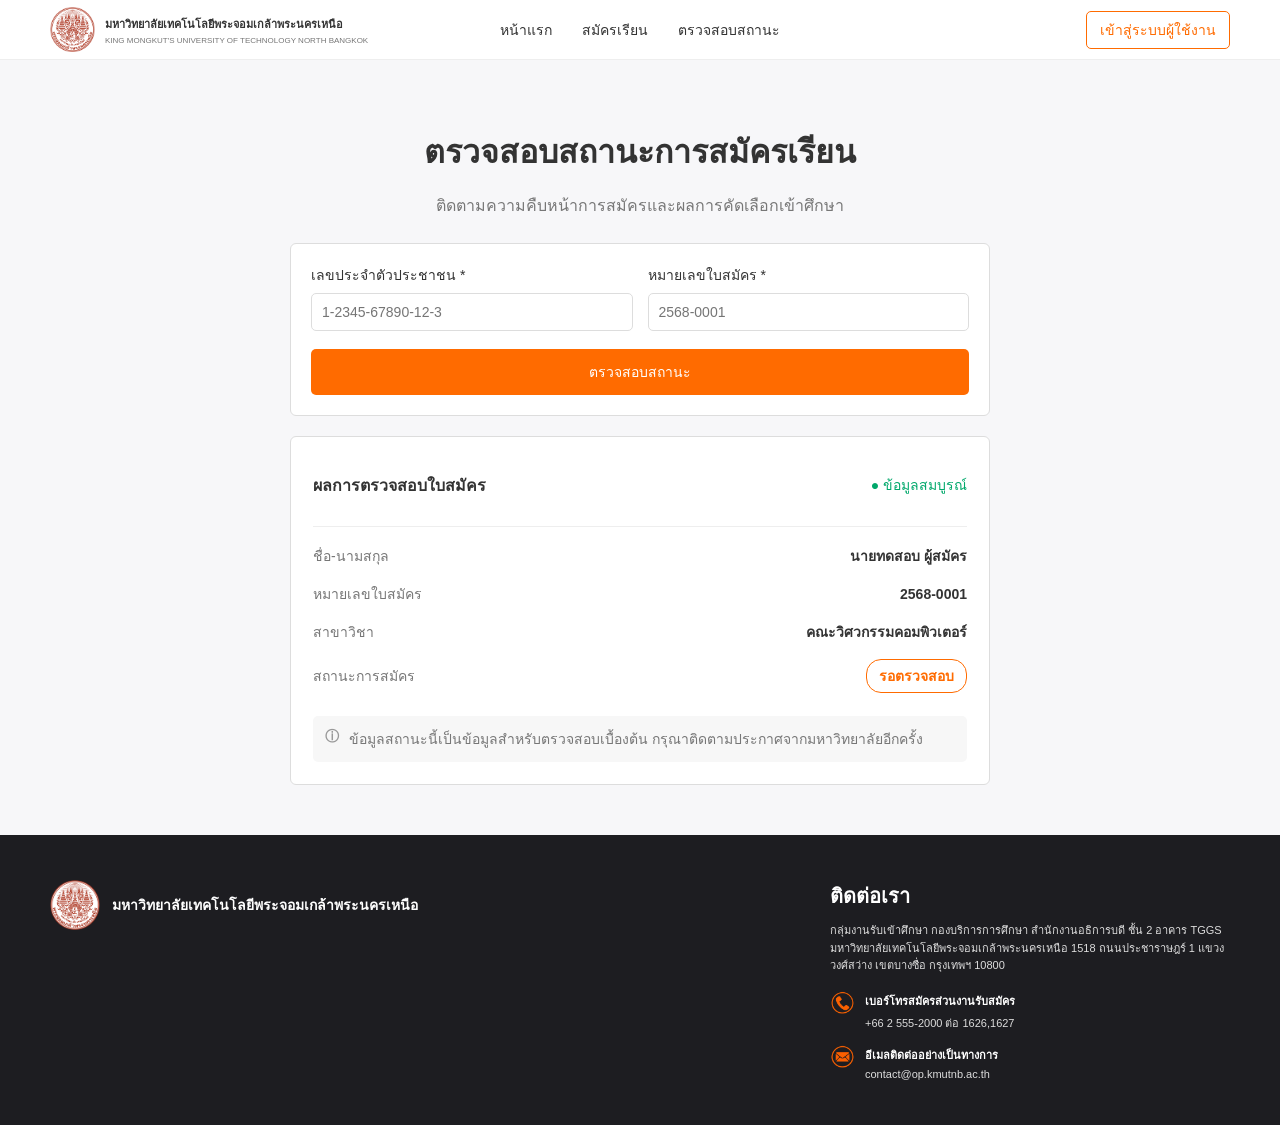
<file: status.html>
<!DOCTYPE html>
<html lang="th">
<head>
    <meta charset="UTF-8">
    <meta name="viewport" content="width=device-width, initial-scale=1.0">
    <title>ตรวจสอบสถานะ</title>
    <link rel="stylesheet" href="css/style.css">
</head>

<body>
<div class="container">

    <div class="header">
        <img src="images/logo.png" alt="Logo">
        <div class="title">
            <h4>มหาวิทยาลัยเทคโนโลยีพระจอมเกล้าพระนครเหนือ</h4>
            <p>KING MONGKUT'S UNIVERSITY OF TECHNOLOGY NORTH BANGKOK</p>
        </div>

        <div class="menu">
            <a href="index.html">หน้าแรก</a>
            <a href="register.html">สมัครเรียน</a>
            <a href="status.html">ตรวจสอบสถานะ</a>
        </div>

        <button class="login">
            เข้าสู่ระบบผู้ใช้งาน
        </button>
    </div>

    <div class="status-page">
        <h1>ตรวจสอบสถานะการสมัครเรียน</h1>
        <p class="status-description">ติดตามความคืบหน้าการสมัครและผลการคัดเลือกเข้าศึกษา</p>

        <form action="#status-result">
            <div class="status-search">
                <div class="status-field">
                    <label>
                        เลขประจำตัวประชาชน *
                    </label>
                    <input type="text" placeholder="1-2345-67890-12-3" required>
                </div>

                <div class="status-field">
                    <label>
                        หมายเลขใบสมัคร *
                    </label>
                    <input type="text" placeholder="2568-0001" required>
                </div>
                <button type="submit" class="status-search-button">ตรวจสอบสถานะ</button>
            </div>
        </form>

        <div class="status-result" id="status-result">
            <div class="status-result-title">
                <h2>ผลการตรวจสอบใบสมัคร</h2>
                <span class="status-success">
                    ● ข้อมูลสมบูรณ์
                </span>
            </div>

            <div class="status-info">
                <div class="status-row">
                    <span>
                        ชื่อ-นามสกุล
                    </span>
                    <strong>
                        นายทดสอบ ผู้สมัคร
                    </strong>
                </div>

                <div class="status-row">
                    <span>
                        หมายเลขใบสมัคร
                    </span>
                    <strong>
                        2568-0001
                    </strong>
                </div>

                <div class="status-row">
                    <span>
                        สาขาวิชา
                    </span>
                    <strong>
                        คณะวิศวกรรมคอมพิวเตอร์
                    </strong>
                </div>

                <div class="status-row">
                    <span>
                        สถานะการสมัคร
                    </span>
                    <strong class="status-waiting">
                        รอตรวจสอบ
                    </strong>
                </div>
            </div>

            <div class="status-note">
                <strong>ⓘ</strong>
                <span>
                    ข้อมูลสถานะนี้เป็นข้อมูลสำหรับตรวจสอบเบื้องต้น
                    กรุณาติดตามประกาศจากมหาวิทยาลัยอีกครั้ง
                </span>
            </div>
        </div>
    </div>

    <div class="footer">
        <div class="footer-left">
            <img src="images/logo.png" alt="logo">
            <h2>มหาวิทยาลัยเทคโนโลยีพระจอมเกล้าพระนครเหนือ</h2>
        </div>

        <div class="contact">
            <h1>ติดต่อเรา</h1>
            <p>
                กลุ่มงานรับเข้าศึกษา กองบริการการศึกษา
                สำนักงานอธิการบดี ชั้น 2 อาคาร TGGS
                มหาวิทยาลัยเทคโนโลยีพระจอมเกล้าพระนครเหนือ 1518
                ถนนประชาราษฎร์ 1 แขวงวงศ์สว่าง
                เขตบางซื่อ กรุงเทพฯ 10800
            </p>

            <div class="contact1">
                <img src="images/tel.png" alt="tel">
                <div>
                    <h4>เบอร์โทรสมัครส่วนงานรับสมัคร</h4>
                    <p>+66 2 555-2000 ต่อ 1626,1627</p>
                </div>
            </div>

            <div class="contact1">
                <img src="images/email.png" alt="email">
                <div>
                    <h4>อีเมลติดต่ออย่างเป็นทางการ</h4>
                    <p>contact@op.kmutnb.ac.th</p>
                </div>
            </div>
        </div>
    </div>
</div>

</body>
</html>
</file>
<file: css/style.css>
* {
    box-sizing: border-box;
}

body {
    margin: 0;
    font-family: Arial, "Noto Sans Thai", sans-serif;
    background: #f7f7f9;
    color: #333;
}

a {
    text-decoration: none;
}

.header {
    height: 60px;
    background: white;
    border-bottom: 1px solid #eeeeee;
    display: flex;
    align-items: center;
    padding: 0 50px;
    position: relative;
}

.header > img {
    width: 45px;
    height: 45px;
    object-fit: contain;
}

.title {
    margin-left: 10px;
}

.title h4 {
    margin: 0;
    font-size: 11px;
}

.title p {
    margin: 3px 0 0;
    font-size: 8px;
    color: #777;
}

.menu {
    position: absolute;
    left: 50%;
    transform: translateX(-50%);

    display: flex;
    gap: 30px;
}

.menu a {
    color: #333;
    font-size: 14px;
    padding: 22px 0;
}

.menu a:hover {
    color: #ff6b00;
}

.login {
    margin-left: auto;
    background: white;
    color: #ff6b00;
    border: 1px solid #ff6b00;
    border-radius: 5px;
    padding: 7px 13px;
    font-size: 14px;
}

.content {
    min-height: 450px;
    display: flex;
    align-items: center;
    padding: 60px 10%;
    background: #1F1F23;
}

.boxcon {
    width: 50%;
}

.boxcon h3 {
    margin: 0 0 10px;
    color: white;
    font-size: 14px;;
    background: #ff6b00;
    padding: 10px;
    border-radius: 6px;
    width: fit-content;
}

.boxcon h1 {
    margin: 0 0 12px;
    color: white;
    font-size: 35px;
}

.boxcon h4 {
    margin: 0 0 15px;
    color: white;
    font-size: 14px;
    font-weight: normal;
}

.boxcon p {
    margin: 0;
    color: #777;
    font-size: 12px;
    line-height: 1.8;
    max-width: 520px;
}

.content > img {
    width: 42%;
    max-width: 500px;
    border-radius: 8px;
    margin-left: auto;
}

.conmenu {
    display: flex;
    gap: 12px;
    margin-top: 25px;
}

.apply-button,
.status-button {
    padding: 11px 25px;
    border-radius: 6px;
    font-size: 12px;
}

.apply-button {
    background: #ff6b00;
    color: white;
}

.status-button {
    border: 1px solid #ff6b00;
    color: #ff6b00;
    background: white;
}

.apply-button:hover {
    background: #e85f00;
}

.status-button:hover {
    background: #fff3eb;
}

.content2 {
    padding: 65px 8%;
    text-align: center;
    background: #f7f7f9;
}

.content2 > h1,
.content3 > h1,
.content4 > h1 {
    margin: 0 0 8px;
    font-size: 25px;
}

.content2 > p,
.content3 > p,
.content4 > p {
    margin: 0 0 35px;
    color: #777;
    font-size: 12px;
}

.boxcon2 {
    display: inline-block;
    width: 21%;
    min-height: 190px;
    margin: 1%;
    padding: 25px 20px;
    background: white;
    border: 1px solid #eeeeee;
    border-radius: 8px;
    vertical-align: top;
    text-align: left;
}

.boxcon2 h2 {
    width: 35px;
    height: 35px;
    margin: 0 0 15px;
    display: flex;
    align-items: center;
    justify-content: center;
    border-radius: 50%;
    background: #fff0e6;
    color: #ff6b00;
    font-size: 14px;
}

.boxcon2 h3 {
    margin: 0 0 10px;
    font-size: 14px;
}

.boxcon2 p {
    margin: 0;
    color: #777;
    font-size: 11px;
    line-height: 1.7;
}

.content3 {
    padding: 65px 8%;
    text-align: center;
    background: white;
}

.boxcon3 {
    display: inline-block;
    width: 29%;
    min-height: 170px;
    margin: 1%;
    padding: 25px 22px;
    border: 1px solid #eeeeee;
    border-radius: 8px;
    vertical-align: top;
    text-align: left;
    background: white;
}

.boxcon3 h2 {
    margin: 0 0 15px;
    color: #ff6b00;
    font-size: 20px;
}

.boxcon3 h3 {
    margin: 0 0 10px;
    font-size: 14px;
}

.boxcon3 p {
    margin: 0;
    color: #777;
    font-size: 11px;
    line-height: 1.7;
}

.content4 {
    padding: 65px 8%;
    text-align: center;
    background: #f7f7f9;
}

.boxcon4 {
    display: inline-block;
    width: 21%;
    min-height: 170px;
    margin: 1%;
    padding: 25px 20px;
    background: white;
    border: 1px solid #eeeeee;
    border-radius: 8px;
    vertical-align: top;
    text-align: left;
}

.boxcon4 h2 {
    margin: 0 0 15px;
    color: #ff6b00;
    font-size: 17px;
}

.boxcon4 h3 {
    margin: 0 0 10px;
    font-size: 13px;
}

.boxcon4 p {
    margin: 0;
    color: #777;
    font-size: 14px;
    line-height: 1.7;
}

.steps {
    height: 62px;
    background: white;
    border-bottom: 1px solid #eeeeee;
    display: flex;
    align-items: center;
    justify-content: space-around;
    padding: 0 45px;
}

.step {
    display: flex;
    align-items: center;
    gap: 7px;
    color: #888;
    font-size: 14px;
    white-space: nowrap;
}

.step span {
    width: 20px;
    height: 20px;
    display: flex;
    align-items: center;
    justify-content: center;
    border-radius: 50%;
    background: #e5e5e9;
    font-size: 14px;
    font-weight: bold;
}

.step.active {
    color: #ff6b00;
    font-weight: bold;
}

.step.active span {
    background: #ff6b00;
    color: white;
}

.line {
    width: 45px;
    height: 1px;
    background: #ddd;
}

.register {
    width: 900px;
    max-width: calc(100% - 40px);
    margin: auto;
    padding: 50px 0 30px;
}

.register h1 {
    margin: 0 0 8px;
    font-size: 23px;
}

.register > p {
    margin: 0 0 25px;
    color: #777;
    font-size: 14px;
}

.form {
    background: white;
    border: 1px solid #ddd;
    border-radius: 7px;
    padding: 35px 32px 30px;
}

.form h2 {
    margin: 0 0 30px;
    color: #ff6b00;
    font-size: 14px;
}

.row {
    display: grid;
    grid-template-columns: 1fr 1fr;
    gap: 18px;
    margin-bottom: 22px;
}

.row.first {
    grid-template-columns: 137px 1fr 1fr;
}

.field label {
    display: block;
    margin-bottom: 7px;
    font-size: 14px;
}

.field input,
.field select,
.field textarea {
    width: 100%;
    border: 1px solid #ddd;
    border-radius: 6px;
    background: white;
    font-family: inherit;
    font-size: 14px;
    color: #555;
    outline: none;
}

.field input,
.field select {
    height: 35px;
    padding: 0 10px;
}

.field textarea {
    height: 70px;
    padding: 10px;
    resize: none;
}

.field input::placeholder,
.field textarea::placeholder {
    color: #aaa;
}

.field input:focus,
.field select:focus,
.field textarea:focus {
    border-color: #ff6b00;
}

.address {
    margin-bottom: 22px;
}

.button {
    display: flex;
    justify-content: flex-end;
    align-items: center;
    margin-top: 25px;
}

.button a {
    color: white;
    font-size: 14px;
}

.button button {
    border: none;
    background: #ff6b00;
    color: white;
    border-radius: 6px;
    padding: 12px 24px;
    font-size: 11px;
    cursor: pointer;
}

.button button:hover {
    background: #e85f00;
}

.button2 {
    display: flex;
    justify-content: space-between;
    align-items: center;
    margin-top: 25px;
}

.button2 a {
    color: white;
    font-size: 14px;
}

.button2 button {
    border: none;
    background: #ff6b00;
    color: white;
    border-radius: 6px;
    padding: 12px 24px;
    font-size: 14px;
    cursor: pointer;
}

.button2 button:hover {
    background: #e85f00;
}

.backbutton,
.nextbutton {
    display: inline-block;
    padding: 12px 24px;
    border-radius: 6px;
    font-size: 14px;
    text-decoration: none;
}

.backbutton {
    background: #ff6b00;
    color: white;
}

.nextbutton {
    background: #ff6b00;
    color: white;
}

.backbutton:hover {
    background: #e85f00;
}

.nextbutton:hover {
    background: #e85f00;
}

.file-box {
    width: 100%;
    height: 45px;
    border: 1px solid #ddd;
    border-radius: 6px;
    display: flex;
    align-items: center;
    justify-content: flex-start;
    background: white;
    padding-left: 12px;
}

.file-box input[type="file"] {
    width: auto;
    height: auto;
    border: none;
    border-radius: 0;
    background: transparent;
}

.status-page {
    width: 700px;
    max-width: calc(100% - 40px);
    margin: 0 auto;
    padding: 45px 0 50px;
}

.status-page h1 {
    text-align: center;
    margin-bottom: 8px;
}

.status-description {
    text-align: center;
    color: #777;
    margin-bottom: 25px;
}

.status-search {
    background: white;
    border: 1px solid #ddd;
    border-radius: 6px;
    padding: 20px;
    display: grid;
    grid-template-columns: 1fr 1fr;
    gap: 18px 15px;
}

.status-field label {
    display: block;
    font-size: 14px;
    margin-bottom: 7px;
}

.status-field input {
    width: 100%;
    padding: 10px;
    border: 1px solid #ddd;
    border-radius: 5px;
    font-size: 14px;
}

.status-field input:focus {
    outline: none;
    border-color: #ff6b00;
}

.status-search-button {
    grid-column: 1 / 3;
    width: 100%;
    padding: 12px;
    border: none;
    border-radius: 5px;
    background: #ff6b00;
    color: white;
    font-size: 14px;
    cursor: pointer;
}

.status-search-button:hover {
    background: #e85f00;
}

.status-result {
    margin-top: 20px;
    background: white;
    border: 1px solid #ddd;
    border-radius: 6px;
    padding: 22px;
}

.status-result-title {
    display: flex;
    justify-content: space-between;
    align-items: center;
    padding-bottom: 15px;
    border-bottom: 1px solid #eee;
}

.status-result-title h2 {
    font-size: 16px;
}

.status-success {
    color: #00a86b;
    font-size: 14px;
}

.status-info {
    padding-top: 10px;
}

.status-row {
    display: flex;
    justify-content: space-between;
    align-items: center;
    padding: 8px 0;
    font-size: 14px;
}

.status-row span {
    color: #777;
}

.status-row strong {
    color: #333;
}

.status-waiting {
    color: #ff6b00 !important;
    border: 1px solid #ff6b00;
    border-radius: 15px;
    padding: 5px 12px;
    font-size: 14px;
}

.status-note {
    display: flex;
    gap: 10px;
    margin-top: 15px;
    padding: 12px;
    background: #f7f7f7;
    border-radius: 5px;
    color: #777;
    font-size: 14px;
}

.status-note strong {
    color: #999;
}

.footer {
    min-height: 250px;
    background: #1d1d21;
    color: white;
    padding: 45px 50px;
    display: flex;
}

.footer-left {
    display: flex;
    align-items: flex-start;
}

.footer-left > img {
    width: 50px;
    height: 50px;
    object-fit: contain;
}

.footer-left h2 {
    margin: 14px 0 0 12px;
    font-size: 14px;
}

.contact {
    width: 400px;
    margin-left: auto;
}

.contact h1 {
    margin: 0 0 10px;
    font-size: 20px;
}

.contact > p {
    margin: 0 0 15px;
    color: #ddd;
    font-size: 11px;
    line-height: 1.6;
}

.contact1 {
    display: flex;
    align-items: flex-start;
    margin-top: 12px;
}

.contact1 img {
    width: 25px;
    height: 25px;
    object-fit: contain;
    margin-right: 10px;
}

.contact1 h4 {
    margin: 2px 0 4px;
    font-size: 11px;
}

.contact1 p {
    margin: 0;
    color: #ddd;
    font-size: 11px;
}
</file>
